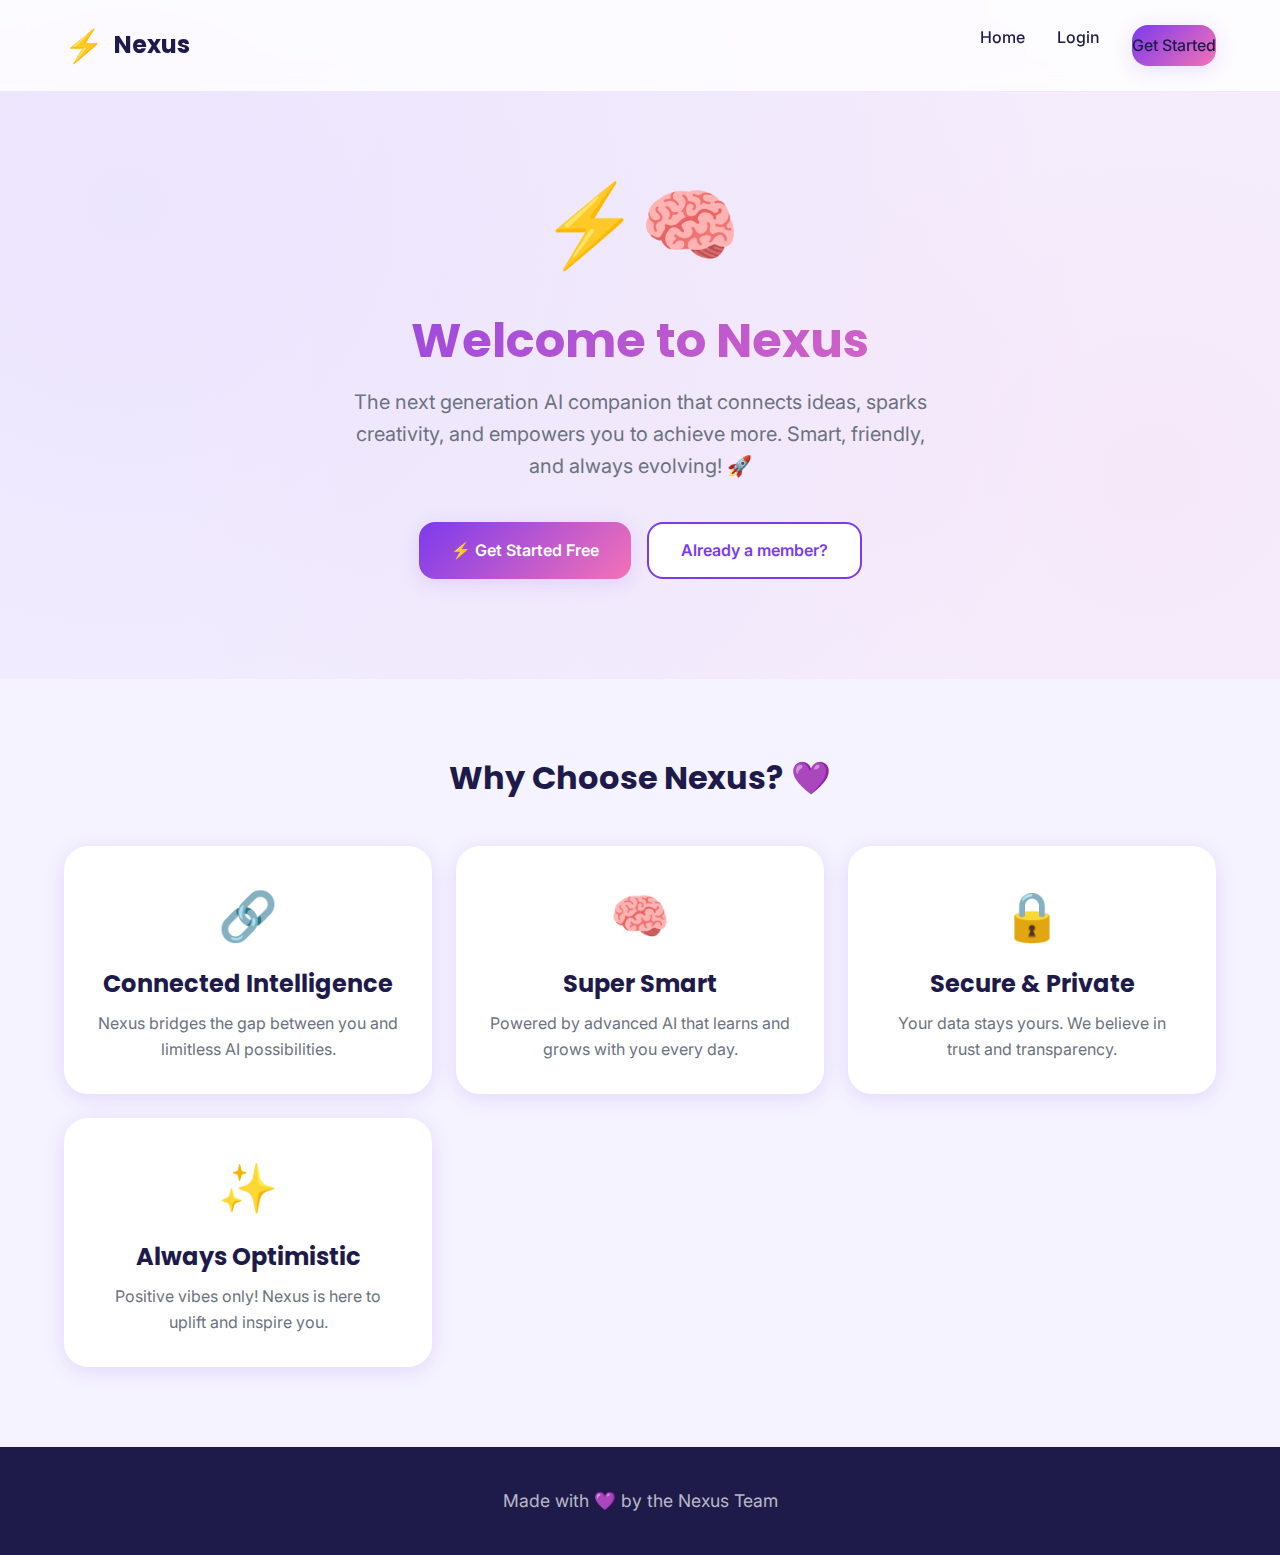
<file: index.html>
<!DOCTYPE html>
<html lang="en">

<head>
    <meta charset="UTF-8">
    <meta name="viewport" content="width=device-width, initial-scale=1.0">
    <title>Nexus - Your Intelligent AI Companion</title>
    <meta name="description"
        content="Nexus - A modern, friendly AI platform that connects you to the future of intelligence.">
    <link rel="stylesheet" href="style.css">
    <link rel="icon"
        href="data:image/svg+xml,<svg xmlns='http://www.w3.org/2000/svg' viewBox='0 0 100 100'><text y='.9em' font-size='90'>⚡</text></svg>">
</head>

<body>
    <div class="app">
        <!-- Navigation -->
        <nav class="navbar">
            <div class="container">
                <a href="index.html" class="logo">
                    <span class="logo-icon">⚡</span>
                    <span>Nexus</span>
                </a>
                <ul class="nav-links">
                    <li><a href="index.html">Home</a></li>
                    <li><a href="login.html">Login</a></li>
                    <li><a href="signup.html" class="btn btn-primary">Get Started</a></li>
                </ul>
            </div>
        </nav>

        <!-- Hero Section -->
        <section class="hero">
            <div class="container">
                <div class="hero-content">
                    <div class="hero-mascot">⚡🧠</div>
                    <h1>Welcome to Nexus</h1>
                    <p>
                        The next generation AI companion that connects ideas, sparks creativity,
                        and empowers you to achieve more. Smart, friendly, and always evolving! 🚀
                    </p>
                    <div class="hero-buttons">
                        <a href="signup.html" class="btn btn-primary">
                            ⚡ Get Started Free
                        </a>
                        <a href="login.html" class="btn btn-secondary">
                            Already a member?
                        </a>
                    </div>
                </div>
            </div>
        </section>

        <!-- Features Section -->
        <section class="features">
            <div class="container">
                <h2>Why Choose Nexus? 💜</h2>
                <div class="features-grid">
                    <div class="feature-card">
                        <div class="feature-icon">🔗</div>
                        <h3>Connected Intelligence</h3>
                        <p>Nexus bridges the gap between you and limitless AI possibilities.</p>
                    </div>
                    <div class="feature-card">
                        <div class="feature-icon">🧠</div>
                        <h3>Super Smart</h3>
                        <p>Powered by advanced AI that learns and grows with you every day.</p>
                    </div>
                    <div class="feature-card">
                        <div class="feature-icon">🔒</div>
                        <h3>Secure & Private</h3>
                        <p>Your data stays yours. We believe in trust and transparency.</p>
                    </div>
                    <div class="feature-card">
                        <div class="feature-icon">✨</div>
                        <h3>Always Optimistic</h3>
                        <p>Positive vibes only! Nexus is here to uplift and inspire you.</p>
                    </div>
                </div>
            </div>
        </section>

        <!-- Footer -->
        <footer class="footer">
            <div class="container">
                <p>Made with <span class="footer-heart">💜</span> by the Nexus Team</p>
            </div>
        </footer>
    </div>
</body>

</html>
</file>
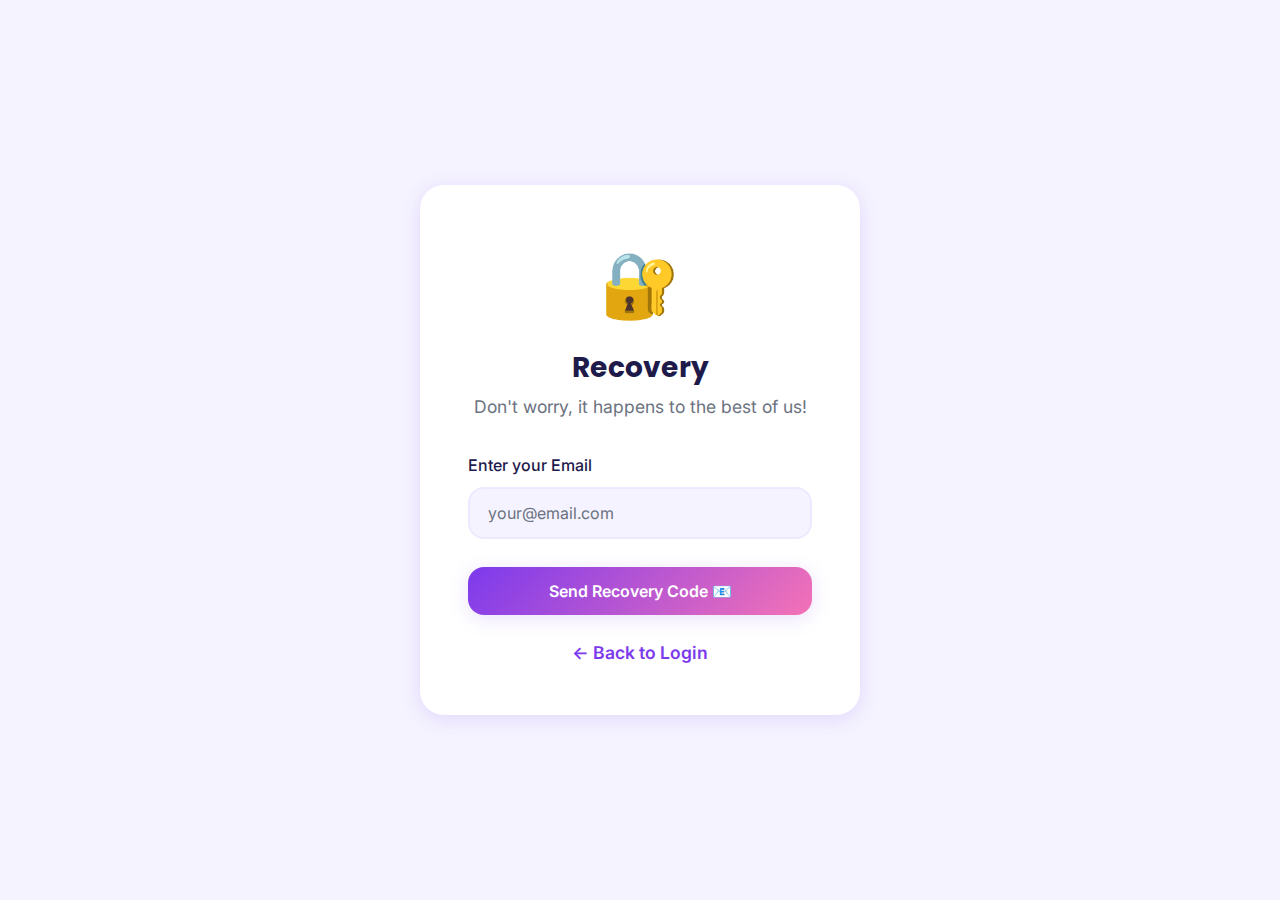
<file: forgot-password.html>
<!DOCTYPE html>
<html lang="en">

<head>
    <meta charset="UTF-8">
    <meta name="viewport" content="width=device-width, initial-scale=1.0">
    <title>Reset Password - Nexus</title>
    <meta name="description" content="Reset your Nexus account password.">
    <link rel="stylesheet" href="style.css">
    <link rel="icon"
        href="data:image/svg+xml,<svg xmlns='http://www.w3.org/2000/svg' viewBox='0 0 100 100'><text y='.9em' font-size='90'>⚡</text></svg>">
</head>

<body>
    <div class="auth-container">
        <div class="auth-card">
            <div class="auth-logo">🔐</div>
            <h1>Recovery</h1>
            <p>Don't worry, it happens to the best of us!</p>

            <div id="message" class="message"></div>

            <!-- Step 1: Email -->
            <form id="requestForm">
                <div class="form-group">
                    <label for="email">Enter your Email</label>
                    <input type="email" id="email" required placeholder="your@email.com">
                </div>
                <button type="submit" class="btn btn-primary">
                    Send Recovery Code 📧
                </button>
            </form>

            <!-- Step 2: Code & New Password (Hidden) -->
            <form id="resetForm" style="display: none;">
                <div class="form-group">
                    <label for="code">Recovery Code</label>
                    <input type="text" id="code" required placeholder="123456" maxlength="6"
                        style="letter-spacing: 4px; text-align: center;">
                </div>
                <div class="form-group">
                    <label for="newPassword">New Password</label>
                    <div class="password-input-group">
                        <input type="password" id="newPassword" required placeholder="New strong password"
                            minlength="6">
                        <button type="button" id="togglePassword" class="toggle-password"
                            title="Show/Hide Password">👁️</button>
                    </div>
                </div>
                <button type="submit" class="btn btn-primary">
                    Reset Password ⚡
                </button>
            </form>

            <div class="auth-footer">
                <p><a href="login.html">← Back to Login</a></p>
            </div>
        </div>
    </div>

    <script src="app.js"></script>
    <script>
        const requestForm = document.getElementById('requestForm');
        const resetForm = document.getElementById('resetForm');
        let currentEmail = '';

        // Step 1: Request Code
        requestForm.addEventListener('submit', function (e) {
            e.preventDefault();
            const email = document.getElementById('email').value;

            const result = Nexus.requestPasswordReset(email);

            if (result.success) {
                showMessage(result.message, 'success');
                currentEmail = email;

                // Show "Code sent" behavior
                // SIMULATION: Show code directly on screen so user doesn't wait for real email
                const codeDisplay = document.createElement('div');
                codeDisplay.style.background = '#eff6ff'; // Light blue
                codeDisplay.style.border = '2px dashed #3b82f6';
                codeDisplay.style.padding = '16px';
                codeDisplay.style.borderRadius = '12px';
                codeDisplay.style.margin = '20px 0';
                codeDisplay.style.textAlign = 'center';

                codeDisplay.innerHTML = `
                    <p style="font-weight: bold; color: #1e40af; margin-bottom: 8px;">📧 SIMULATED INBOX</p>
                    <p>To: ${email}</p>
                    <p>Subject: Password Reset</p>
                    <hr style="margin: 8px 0; border: 0; border-top: 1px solid #bfdbfe;">
                    <p style="font-size: 1.4rem; font-weight: bold; letter-spacing: 2px;">${result.code}</p>
                `;

                // Insert after message
                document.getElementById('message').after(codeDisplay);

                setTimeout(() => {
                    requestForm.style.display = 'none';
                    resetForm.style.display = 'block';
                    window.scrollTo(0, 0); // Scroll to top
                }, 4000);
            } else {
                showMessage(result.message, 'error');
            }
        });

        // Step 2: Confirm Reset
        resetForm.addEventListener('submit', function (e) {
            e.preventDefault();
            const code = document.getElementById('code').value;
            const newPass = document.getElementById('newPassword').value;

            const result = Nexus.confirmPasswordReset(currentEmail, code, newPass);

            if (result.success) {
                showMessage(result.message, 'success');
                setTimeout(() => {
                    window.location.href = 'login.html';
                }, 2000);
            } else {
                showMessage(result.message, 'error');
            }
        });

        // Init Password Toggle
        Nexus.initPasswordToggle('newPassword', 'togglePassword');
    </script>
</body>

</html>
</file>
<file: style.css>
/* ================================
   AI Friendly App - Stylesheet
   Warm, Optimistic & Welcoming
   ================================ */

/* Import Google Fonts */
@import url('https://fonts.googleapis.com/css2?family=Poppins:wght@400;600;700&family=Inter:wght@400;500;600&display=swap');

/* CSS Variables */
:root {
    /* Colors */
    --primary: #7C3AED;
    --primary-light: #A78BFA;
    --secondary: #F472B6;
    --accent: #FBBF24;
    --background: #F5F3FF;
    --background-alt: #EDE9FE;
    --text-dark: #1E1B4B;
    --text-light: #6B7280;
    --white: #FFFFFF;
    --success: #10B981;
    --error: #EF4444;

    /* Gradients */
    --gradient-primary: linear-gradient(135deg, #7C3AED 0%, #F472B6 100%);
    --gradient-warm: linear-gradient(135deg, #FBBF24 0%, #F472B6 100%);

    /* Shadows */
    --shadow-soft: 0 4px 20px rgba(124, 58, 237, 0.15);
    --shadow-hover: 0 8px 30px rgba(124, 58, 237, 0.25);

    /* Typography */
    --font-heading: 'Poppins', sans-serif;
    --font-body: 'Inter', sans-serif;

    /* Spacing */
    --radius: 16px;
    --radius-lg: 24px;
}

/* Reset & Base */
*,
*::before,
*::after {
    margin: 0;
    padding: 0;
    box-sizing: border-box;
}

html {
    scroll-behavior: smooth;
}

body {
    font-family: var(--font-body);
    background: var(--background);
    color: var(--text-dark);
    min-height: 100vh;
    line-height: 1.6;
}

/* Typography */
h1,
h2,
h3,
h4,
h5,
h6 {
    font-family: var(--font-heading);
    font-weight: 700;
    line-height: 1.2;
}

h1 {
    font-size: 3rem;
}

h2 {
    font-size: 2rem;
}

h3 {
    font-size: 1.5rem;
}

p {
    color: var(--text-light);
    font-size: 1.1rem;
}

a {
    color: var(--primary);
    text-decoration: none;
    transition: color 0.3s ease;
}

a:hover {
    color: var(--secondary);
}

/* Container */
.container {
    width: 100%;
    max-width: 1200px;
    margin: 0 auto;
    padding: 0 24px;
}

/* App Layout */
.app {
    min-height: 100vh;
    display: flex;
    flex-direction: column;
}

/* Navigation */
.navbar {
    padding: 20px 0;
    background: rgba(255, 255, 255, 0.8);
    backdrop-filter: blur(10px);
    position: fixed;
    width: 100%;
    top: 0;
    z-index: 1000;
    border-bottom: 1px solid rgba(124, 58, 237, 0.1);
}

.navbar .container {
    display: flex;
    justify-content: space-between;
    align-items: center;
}

.logo {
    display: flex;
    align-items: center;
    gap: 10px;
    font-family: var(--font-heading);
    font-size: 1.5rem;
    font-weight: 700;
    color: var(--text-dark);
}

.logo-icon {
    font-size: 2rem;
}

.nav-links {
    display: flex;
    gap: 32px;
    list-style: none;
}

.nav-links a {
    font-weight: 500;
    color: var(--text-dark);
    padding: 8px 0;
    position: relative;
}

.nav-links a::after {
    content: '';
    position: absolute;
    bottom: 0;
    left: 0;
    width: 0;
    height: 2px;
    background: var(--gradient-primary);
    transition: width 0.3s ease;
}

.nav-links a:hover::after {
    width: 100%;
}

/* Buttons */
.btn {
    display: inline-flex;
    align-items: center;
    justify-content: center;
    gap: 8px;
    padding: 14px 32px;
    font-family: var(--font-body);
    font-size: 1rem;
    font-weight: 600;
    border: none;
    border-radius: var(--radius);
    cursor: pointer;
    transition: all 0.3s ease;
}

.btn-primary {
    background: var(--gradient-primary);
    color: var(--white);
    box-shadow: var(--shadow-soft);
}

.btn-primary:hover {
    transform: translateY(-3px);
    box-shadow: var(--shadow-hover);
}

.btn-secondary {
    background: var(--white);
    color: var(--primary);
    border: 2px solid var(--primary);
}

.btn-secondary:hover {
    background: var(--primary);
    color: var(--white);
}

.btn-ghost {
    background: transparent;
    color: var(--text-dark);
    padding: 8px 16px;
}

.btn-ghost:hover {
    color: var(--primary);
}

/* Hero Section */
.hero {
    padding: 160px 0 100px;
    text-align: center;
    position: relative;
    overflow: hidden;
}

.hero::before {
    content: '';
    position: absolute;
    top: -50%;
    left: -50%;
    width: 200%;
    height: 200%;
    background: radial-gradient(circle at 30% 40%, rgba(124, 58, 237, 0.08) 0%, transparent 50%),
        radial-gradient(circle at 70% 60%, rgba(244, 114, 182, 0.08) 0%, transparent 50%);
    animation: float 20s ease-in-out infinite;
}

@keyframes float {

    0%,
    100% {
        transform: translate(0, 0) rotate(0deg);
    }

    50% {
        transform: translate(-2%, 2%) rotate(5deg);
    }
}

.hero-content {
    position: relative;
    z-index: 1;
}

.hero-mascot {
    font-size: 5rem;
    margin-bottom: 24px;
    animation: bounce 2s ease-in-out infinite;
}

@keyframes bounce {

    0%,
    100% {
        transform: translateY(0);
    }

    50% {
        transform: translateY(-15px);
    }
}

.hero h1 {
    margin-bottom: 16px;
    background: var(--gradient-primary);
    -webkit-background-clip: text;
    -webkit-text-fill-color: transparent;
    background-clip: text;
}

.hero p {
    font-size: 1.25rem;
    max-width: 600px;
    margin: 0 auto 40px;
}

.hero-buttons {
    display: flex;
    gap: 16px;
    justify-content: center;
    flex-wrap: wrap;
}

/* Features Section */
.features {
    padding: 80px 0;
}

.features h2 {
    text-align: center;
    margin-bottom: 48px;
}

.features-grid {
    display: grid;
    grid-template-columns: repeat(auto-fit, minmax(280px, 1fr));
    gap: 24px;
}

.feature-card {
    background: var(--white);
    padding: 32px;
    border-radius: var(--radius-lg);
    box-shadow: var(--shadow-soft);
    transition: all 0.3s ease;
    text-align: center;
}

.feature-card:hover {
    transform: translateY(-5px);
    box-shadow: var(--shadow-hover);
}

.feature-icon {
    font-size: 3rem;
    margin-bottom: 16px;
}

.feature-card h3 {
    margin-bottom: 12px;
    color: var(--text-dark);
}

.feature-card p {
    font-size: 1rem;
}

/* Auth Forms */
.auth-container {
    min-height: 100vh;
    display: flex;
    align-items: center;
    justify-content: center;
    padding: 40px 20px;
}

.auth-card {
    background: var(--white);
    padding: 48px;
    border-radius: var(--radius-lg);
    box-shadow: var(--shadow-soft);
    width: 100%;
    max-width: 440px;
    text-align: center;
}

.auth-logo {
    font-size: 4rem;
    margin-bottom: 16px;
}

.auth-card h1 {
    font-size: 1.75rem;
    margin-bottom: 8px;
}

.auth-card>p {
    margin-bottom: 32px;
}

.form-group {
    margin-bottom: 20px;
    text-align: left;
}

.form-group label {
    display: block;
    font-weight: 500;
    margin-bottom: 8px;
    color: var(--text-dark);
}

.form-group input {
    width: 100%;
    padding: 14px 18px;
    font-family: var(--font-body);
    font-size: 1rem;
    border: 2px solid var(--background-alt);
    border-radius: var(--radius);
    transition: all 0.3s ease;
    background: var(--background);
}

.form-group input:focus {
    outline: none;
    border-color: var(--primary);
    background: var(--white);
}

.form-group input::placeholder {
    color: var(--text-light);
}

.auth-card .btn {
    width: 100%;
    margin-top: 8px;
}

.auth-footer {
    margin-top: 24px;
    color: var(--text-light);
}

.auth-footer a {
    font-weight: 600;
}

/* Message Alerts */
.message {
    padding: 12px 16px;
    border-radius: var(--radius);
    margin-bottom: 20px;
    font-weight: 500;
    display: none;
}

.message.show {
    display: block;
    animation: slideIn 0.3s ease;
}

@keyframes slideIn {
    from {
        opacity: 0;
        transform: translateY(-10px);
    }

    to {
        opacity: 1;
        transform: translateY(0);
    }
}

.message.error {
    background: #FEE2E2;
    color: var(--error);
}

.message.success {
    background: #D1FAE5;
    color: var(--success);
}

/* Dashboard */
.dashboard {
    padding-top: 100px;
}

.dashboard-header {
    padding: 40px 0;
    background: var(--white);
    border-radius: 0 0 var(--radius-lg) var(--radius-lg);
    margin-bottom: 40px;
}

.dashboard-header h1 {
    font-size: 2rem;
}

.welcome-emoji {
    font-size: 3rem;
    margin-bottom: 16px;
}

.dashboard-content {
    display: grid;
    grid-template-columns: repeat(auto-fit, minmax(300px, 1fr));
    gap: 24px;
    padding-bottom: 40px;
}

.dashboard-card {
    background: var(--white);
    padding: 32px;
    border-radius: var(--radius-lg);
    box-shadow: var(--shadow-soft);
}

.dashboard-card h3 {
    margin-bottom: 16px;
    display: flex;
    align-items: center;
    gap: 10px;
}

/* Footer */
.footer {
    margin-top: auto;
    padding: 40px 0;
    background: var(--text-dark);
    color: var(--white);
    text-align: center;
}

.footer p {
    color: rgba(255, 255, 255, 0.7);
}

.footer-heart {
    color: var(--secondary);
}

/* Mobile Responsive */
@media (max-width: 768px) {
    h1 {
        font-size: 2rem;
    }

    h2 {
        font-size: 1.5rem;
    }

    .navbar .container {
        flex-direction: column;
        gap: 16px;
    }

    .nav-links {
        gap: 16px;
    }

    .hero {
        padding: 140px 0 60px;
    }

    .hero-mascot {
        font-size: 4rem;
    }

    .hero-buttons {
        flex-direction: column;
        align-items: center;
    }

    .auth-card {
        padding: 32px 24px;
    }

    /* Chat Mobile */
    .chat-layout {
        height: 100svh;
        /* Small viewport height for mobile */
    }

    .chat-wrapper {
        border-radius: 0;
    }
}

/* Chat Interface Styles */
.chat-layout {
    height: 100vh;
    overflow: hidden;
    background: #F0F2F5;
}

.chat-navbar {
    position: absolute;
    /* Stick to top inside layout */
    background: white;
}

.chat-header-actions {
    display: flex;
    align-items: center;
    gap: 16px;
}

.status-badge {
    font-size: 0.85rem;
    font-weight: 600;
    color: var(--success);
    display: flex;
    align-items: center;
    gap: 6px;
}

.chat-container {
    height: 100%;
    padding-top: 80px;
    /* Space for navbar */
    padding-bottom: 20px;
    display: flex;
    justify-content: center;
}

.chat-wrapper {
    width: 100%;
    max-width: 900px;
    background: var(--white);
    border-radius: var(--radius-lg);
    box-shadow: var(--shadow-soft);
    display: flex;
    flex-direction: column;
    margin: 0 20px;
    overflow: hidden;
}

.chat-messages {
    flex: 1;
    overflow-y: auto;
    padding: 24px;
    display: flex;
    flex-direction: column;
    gap: 16px;
    background: #FAFAFA;
}

.message-bubble {
    display: flex;
    align-items: flex-end;
    gap: 12px;
    max-width: 80%;
    animation: fadeIn 0.3s ease;
}

.message-bubble.user {
    align-self: flex-end;
    flex-direction: row-reverse;
}

.message-avatar {
    width: 36px;
    height: 36px;
    background: var(--gradient-primary);
    border-radius: 50%;
    display: flex;
    align-items: center;
    justify-content: center;
    font-size: 1.2rem;
    color: white;
    flex-shrink: 0;
}

.message-content {
    background: white;
    padding: 12px 16px;
    border-radius: 18px 18px 18px 0;
    box-shadow: 0 2px 5px rgba(0, 0, 0, 0.05);
    position: relative;
}

.message-bubble.user .message-content {
    background: var(--primary);
    color: white;
    border-radius: 18px 18px 0 18px;
}

.message-bubble.user .message-content p {
    color: white;
}

.message-time {
    display: block;
    font-size: 0.7rem;
    margin-top: 4px;
    opacity: 0.7;
    text-align: right;
}

.chat-input-area {
    padding: 20px;
    background: white;
    border-top: 1px solid rgba(0, 0, 0, 0.05);
}

.chat-form {
    display: flex;
    gap: 12px;
}

#messageInput {
    flex: 1;
    padding: 16px;
    border-radius: 24px;
    border: 1px solid #E5E7EB;
    background: #F9FAFB;
    font-family: var(--font-body);
}

#messageInput:focus {
    outline: none;
    border-color: var(--primary);
    background: white;
    box-shadow: 0 0 0 4px rgba(124, 58, 237, 0.1);
}

.send-btn {
    border-radius: 24px;
    padding: 0 24px;
    font-weight: 600;
}

@keyframes fadeIn {
    from {
        opacity: 0;
        transform: translateY(10px);
    }

    to {
        opacity: 1;
        transform: translateY(0);
    }
}
</file>
